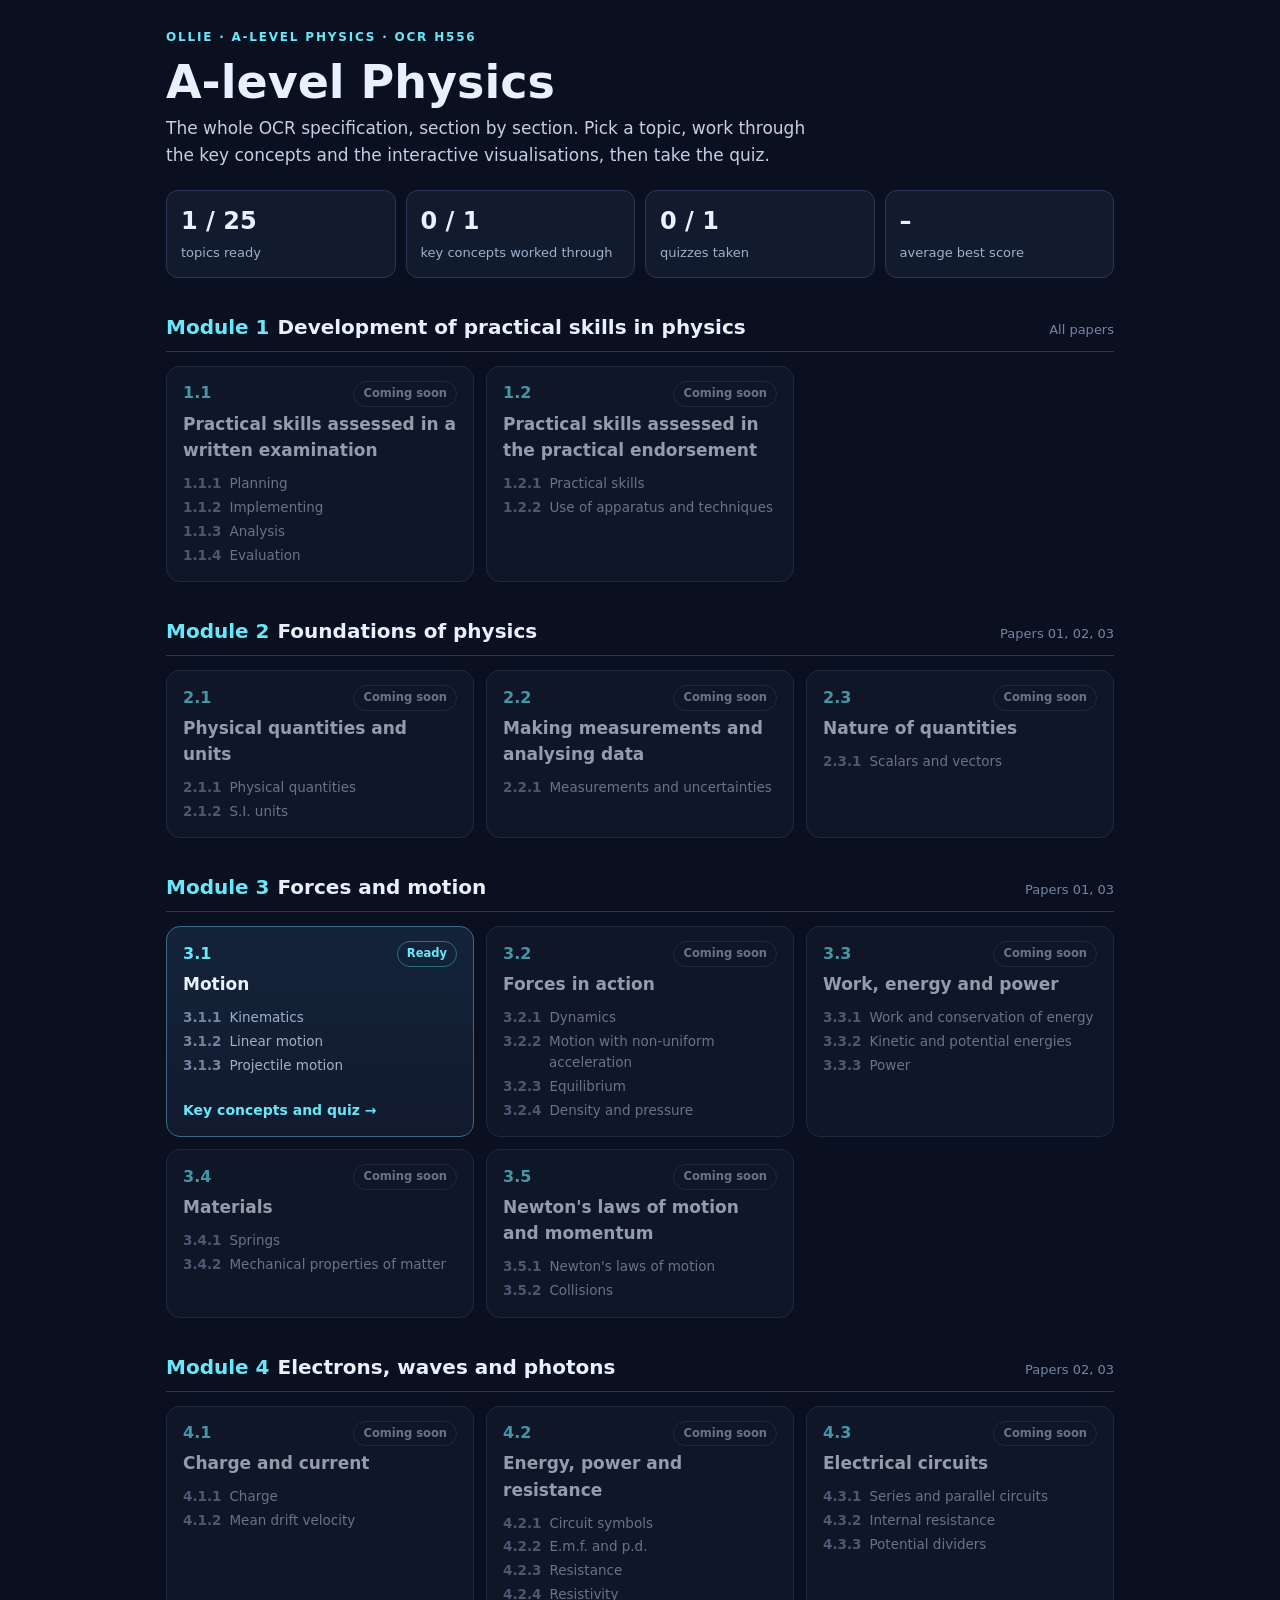
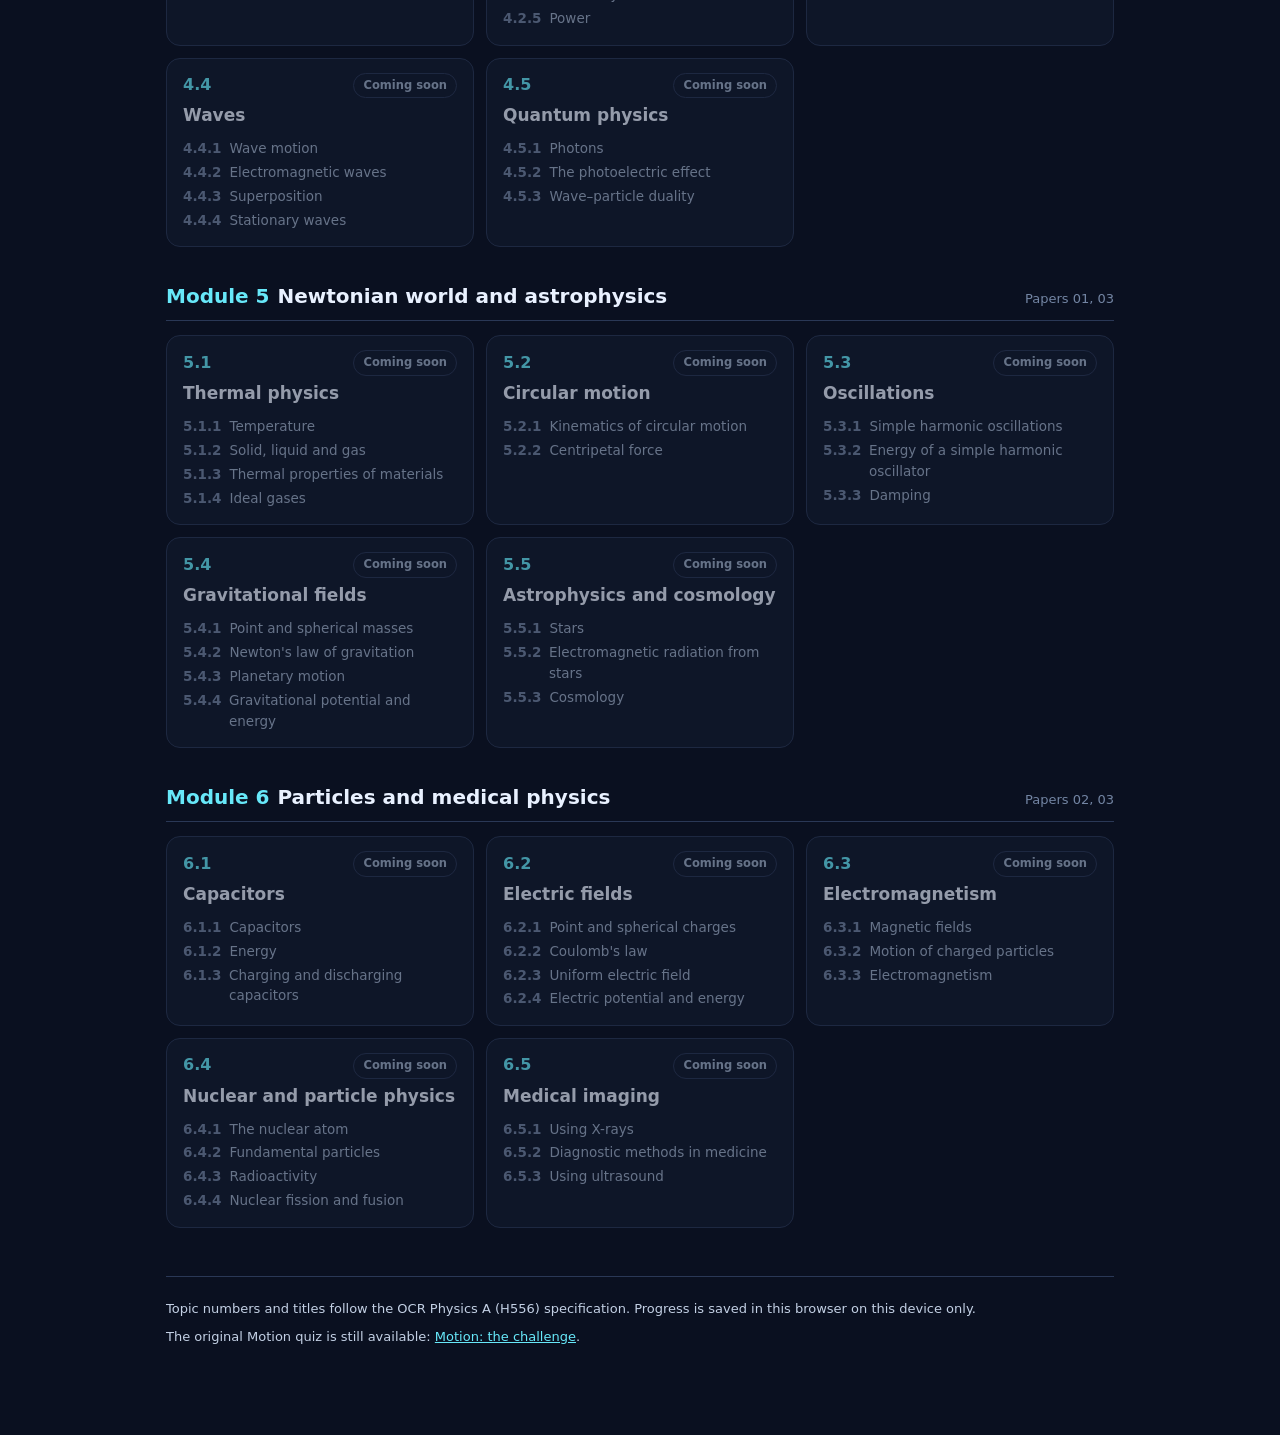
<file: index.html>
<!doctype html>
<html lang="en">
<head>
<meta charset="utf-8">
<meta name="viewport" content="width=device-width,initial-scale=1">
<title>Ollie’s A-level Physics</title>
<meta name="description" content="A-level Physics (OCR H556) key concepts, interactive motorsport visualisations and quizzes, topic by topic.">
<link rel="stylesheet" href="assets/css/site.css">
</head>
<body>
<main class="wrap">
  <header>
    <div class="tag">Ollie · A-level Physics · OCR H556</div>
    <h1>A-level Physics</h1>
    <p class="lede">The whole OCR specification, section by section. Pick a topic, work through the key concepts and the interactive visualisations, then take the quiz.</p>
    <div id="summary" class="summary"></div>
  </header>
  <div id="syllabus"></div>
  <footer>
    <p>Topic numbers and titles follow the OCR Physics A (H556) specification. Progress is saved in this browser on this device only.</p>
    <p>The original Motion quiz is still available: <a href="archive/motion-quiz-v1.html">Motion: the challenge</a>.</p>
  </footer>
</main>
<script src="assets/js/core.js"></script>
<script src="assets/js/syllabus.js"></script>
<script src="assets/js/home.js"></script>
</body>
</html>
</file>
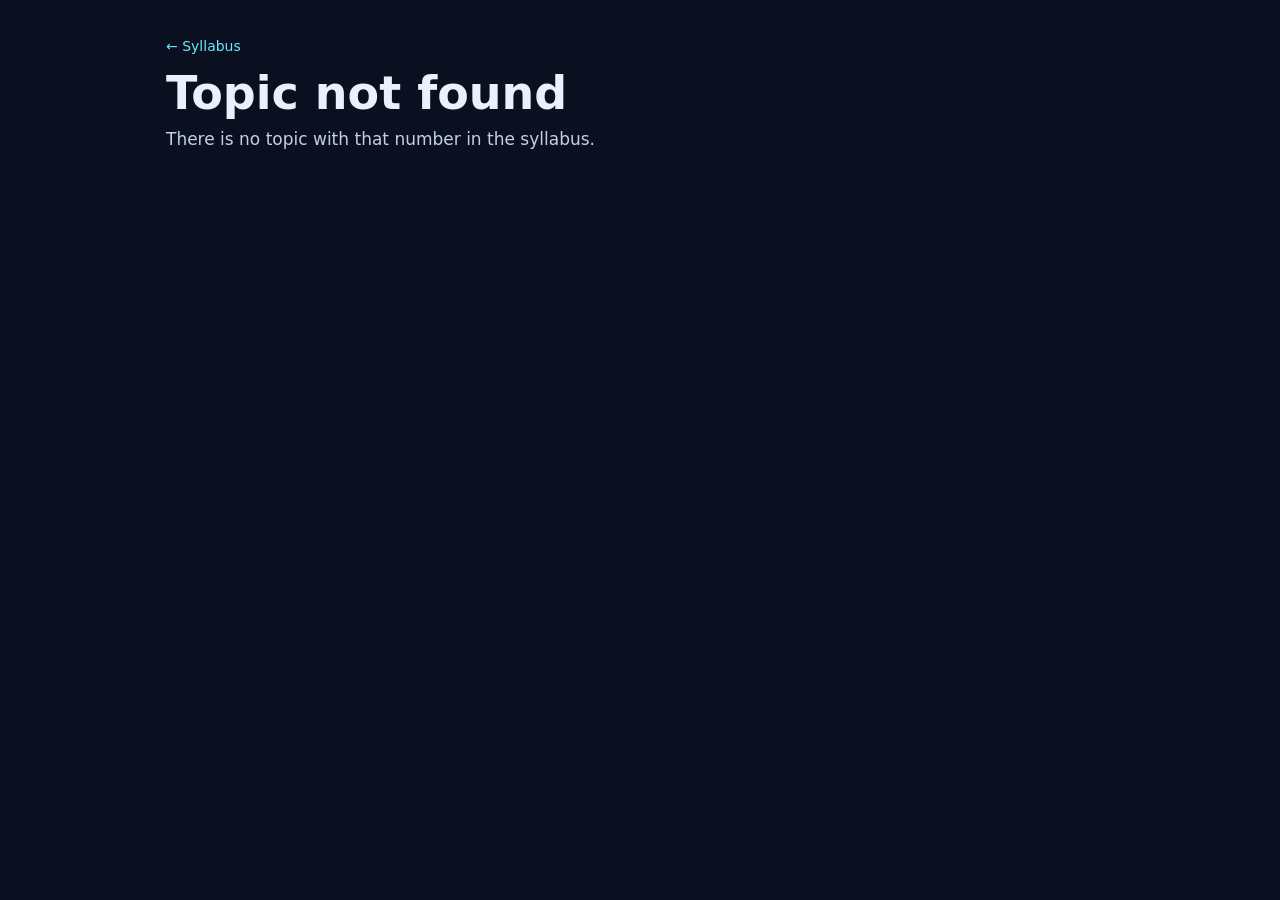
<file: topic.html>
<!doctype html>
<html lang="en">
<head>
<meta charset="utf-8">
<meta name="viewport" content="width=device-width,initial-scale=1">
<title>Ollie’s A-level Physics</title>
<link rel="stylesheet" href="assets/css/site.css">
</head>
<body>
<main class="wrap" id="app"></main>
<script src="assets/js/core.js"></script>
<script src="assets/js/syllabus.js"></script>
<script src="assets/js/viz.js"></script>
<script src="assets/js/topic.js"></script>
</body>
</html>
</file>
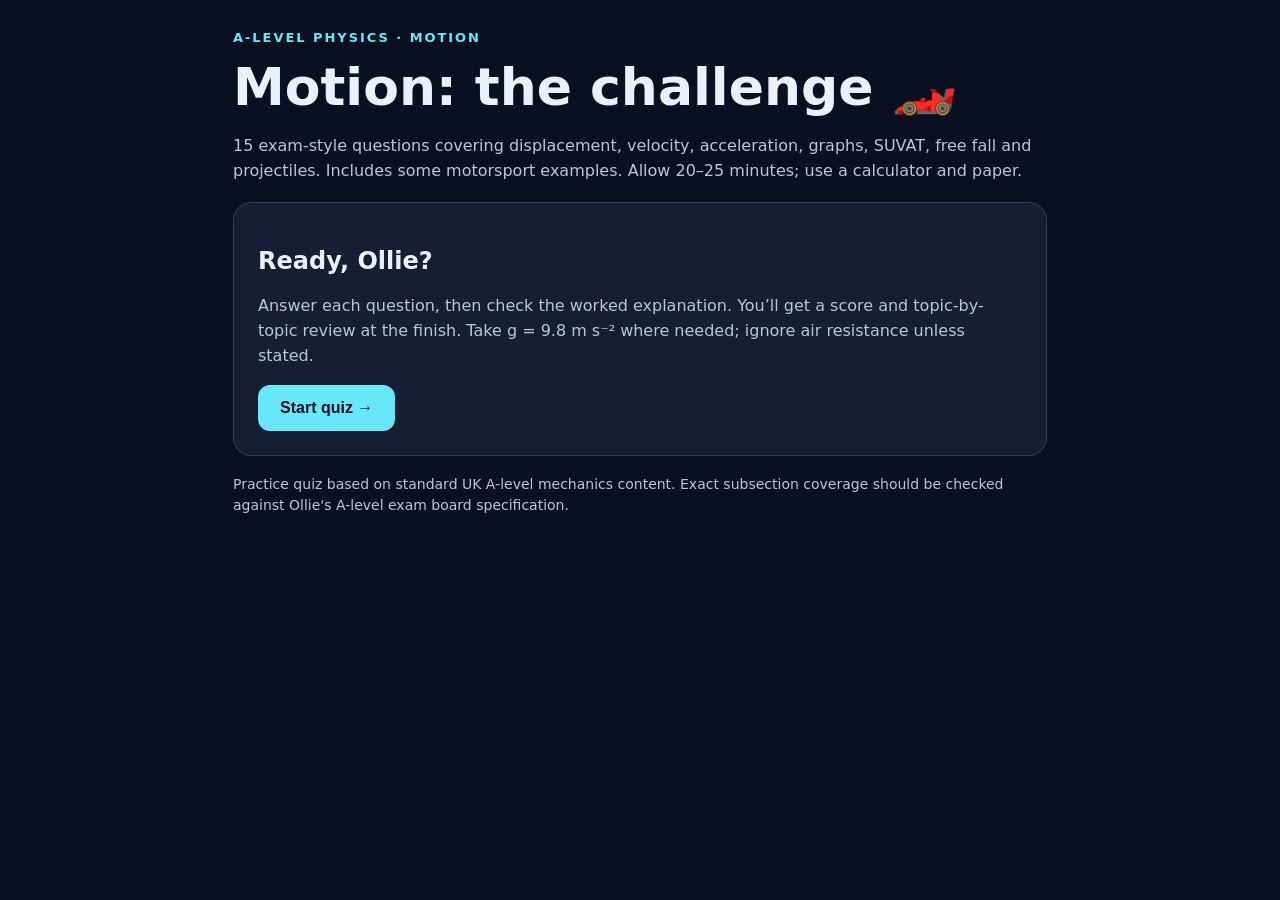
<file: archive/motion-quiz-v1.html>
<!doctype html><html lang="en"><head><meta charset="utf-8"><meta name="viewport" content="width=device-width,initial-scale=1"><title>Ollie's A-Level Physics | Motion Quiz</title><style>:root{font-family:system-ui,-apple-system,sans-serif;color:#e9f1ff;background:#0a1020}*{box-sizing:border-box}body{margin:0}main{max-width:850px;margin:auto;padding:30px 18px 80px}.tag{color:#67e8f9;font-size:13px;letter-spacing:.15em;font-weight:800}h1{font-size:clamp(32px,6vw,52px);margin:12px 0}p{line-height:1.55;color:#b7c7dd}.panel{background:#151e33;border:1px solid #31405e;border-radius:18px;padding:24px;margin:18px 0}.question{font-size:21px;font-weight:750;color:white;margin-bottom:18px}.option{display:block;width:100%;text-align:left;border:1px solid #42516b;background:#1c2941;color:#eff6ff;border-radius:12px;padding:15px;margin:10px 0;cursor:pointer;font-size:16px}.option:hover{border-color:#67e8f9}.option.selected{background:#164e63;border-color:#67e8f9}.option:disabled{cursor:default}.option.correct{border-color:#4ade80;background:#123f32}.option.wrong{border-color:#fb7185;background:#4c2338}.button{background:#67e8f9;color:#081224;border:0;border-radius:12px;padding:14px 22px;font-weight:800;cursor:pointer;font-size:16px}.button:disabled{opacity:.35;cursor:default}.muted{font-size:14px}.feedback{padding:15px;background:#0d172a;border-left:4px solid #67e8f9;border-radius:8px;margin:18px 0;line-height:1.6}.progress{height:9px;background:#25324a;border-radius:9px;overflow:hidden}.bar{height:100%;width:0;background:#67e8f9;transition:.2s}.topline{display:flex;justify-content:space-between;gap:15px;align-items:center}.hidden{display:none}#result h2{font-size:38px}.review{padding:14px;border-bottom:1px solid #30405c}.review b{color:#fff}a{color:#67e8f9}</style></head><body><main><div class="tag">A-LEVEL PHYSICS · MOTION</div><h1>Motion: the challenge 🏎️</h1><p>15 exam-style questions covering displacement, velocity, acceleration, graphs, SUVAT, free fall and projectiles. Includes some motorsport examples. Allow 20–25 minutes; use a calculator and paper.</p><div class="panel" id="intro"><h2>Ready, Ollie?</h2><p>Answer each question, then check the worked explanation. You’ll get a score and topic-by-topic review at the finish. Take g = 9.8 m s⁻² where needed; ignore air resistance unless stated.</p><button class="button" onclick="start()">Start quiz →</button></div><div id="play" class="hidden"><div class="topline"><span id="count"></span><span id="score"></span></div><div class="progress"><div class="bar" id="bar"></div></div><section class="panel"><div id="topic" class="tag"></div><div id="question" class="question"></div><div id="options"></div><div id="feedback" class="feedback hidden" aria-live="polite"></div><button class="button" id="next" onclick="next()" disabled>Check answer</button></section></div><div class="panel hidden" id="result"><h2 id="headline"></h2><p id="summary"></p><h3>Question review</h3><div id="review"></div><button class="button" onclick="restart()">Try again ↻</button></div><p class="muted">Practice quiz based on standard UK A-level mechanics content. Exact subsection coverage should be checked against Ollie's A-level exam board specification.</p></main><script>
const qs=[
{t:'Vectors and scalars',q:'A car drives 300 m east, then 400 m north. What is the magnitude of its displacement?',a:['700 m','500 m','100 m','350 m'],c:1,e:'Displacement is a vector. Use Pythagoras: √(300² + 400²) = 500 m; 700 m is the distance travelled.'},
{t:'Average velocity',q:'A runner moves 120 m east in 20 s, then 40 m west in 10 s. What is their average velocity?',a:['5.33 m s⁻¹ east','2.67 m s⁻¹ east','4.00 m s⁻¹ east','2.67 m s⁻¹ west'],c:1,e:'Net displacement = 120 − 40 = 80 m east. Total time = 30 s. Average velocity = 80/30 = 2.67 m s⁻¹ east.'},
{t:'Acceleration',q:'A racing car accelerates uniformly from 8 m s⁻¹ to 32 m s⁻¹ in 6 s. What is its acceleration?',a:['4 m s⁻²','6 m s⁻²','24 m s⁻²','5.33 m s⁻²'],c:0,e:'a = (v − u)/t = (32 − 8)/6 = 4 m s⁻².'},
{t:'Velocity–time graphs',q:'A car travels at 10 m s⁻¹ for 4 s, then accelerates uniformly to 20 m s⁻¹ over the next 6 s. What is the total displacement?',a:['100 m','130 m','160 m','150 m'],c:1,e:'Area under a velocity–time graph gives displacement. First rectangle = 10 × 4 = 40 m. Then trapezium = (10 + 20)/2 × 6 = 90 m. Total = 130 m.'},
{t:'Graph gradients',q:'What does the gradient of a displacement–time graph represent?',a:['Acceleration','Distance','Velocity','Resultant force'],c:2,e:'Gradient = change in displacement / change in time, which is velocity. Its sign gives direction.'},
{t:'SUVAT',q:'A vehicle starts from rest and accelerates uniformly at 3 m s⁻² for 8 s. How far does it travel?',a:['96 m','192 m','24 m','64 m'],c:0,e:'s = ut + ½at² = 0 + ½ × 3 × 8² = 96 m.'},
{t:'Braking distance',q:'A car travelling at 25 m s⁻¹ brakes uniformly at 5 m s⁻². What is its braking distance?',a:['62.5 m','125 m','50 m','100 m'],c:0,e:'v² = u² + 2as. With v = 0 and a = −5: 0 = 625 − 10s, so s = 62.5 m.'},
{t:'Free fall',q:'A stone is released from rest and falls freely for 3.0 s. How far does it fall?',a:['29.4 m','44.1 m','88.2 m','14.7 m'],c:1,e:'s = ½gt² = 0.5 × 9.8 × 3² = 44.1 m.'},
{t:'Vertical motion',q:'A ball is thrown vertically upwards at 19.6 m s⁻¹. How long does it take to reach its highest point?',a:['1.0 s','4.0 s','2.0 s','9.8 s'],c:2,e:'At the top, vertical velocity is zero. v = u + at gives 0 = 19.6 − 9.8t, hence t = 2.0 s.'},
{t:'Projectiles',q:'A ball is launched horizontally at 12 m s⁻¹ from a 19.6 m-high platform. How far horizontally does it travel before landing?',a:['12 m','19.6 m','48 m','24 m'],c:3,e:'Vertical fall: 19.6 = ½ × 9.8 × t², so t = 2 s. Horizontal displacement = 12 × 2 = 24 m.'},
{t:'Projectile components',q:'A projectile is launched at 20 m s⁻¹ at 30° above the horizontal. What is its initial vertical velocity?',a:['17.3 m s⁻¹','10.0 m s⁻¹','20.0 m s⁻¹','5.0 m s⁻¹'],c:1,e:'Vertical component = 20 sin 30° = 10.0 m s⁻¹. Horizontal component would be 20 cos 30°.'},
{t:'Projectile reasoning',q:'For a projectile with no air resistance, which statement is correct at its highest point?',a:['Its velocity and acceleration are both zero','Its horizontal velocity is zero','Its vertical velocity is zero but its acceleration is downward','Its acceleration changes direction'],c:2,e:'Vertical velocity is momentarily zero, but horizontal velocity remains constant. Acceleration is still 9.8 m s⁻² downward.'},
{t:'Interpreting motion',q:'A velocity–time graph is a straight line sloping down from +12 m s⁻¹ to −4 m s⁻¹ over 8 s. What is the acceleration?',a:['−2 m s⁻²','+2 m s⁻²','−1 m s⁻²','+1 m s⁻²'],c:0,e:'Gradient = (−4 − 12)/8 = −2 m s⁻². Negative velocity at the end indicates motion in the opposite direction.'},
{t:'Two-stage motion',q:'An F1 car accelerates uniformly from 10 to 30 m s⁻¹ over 100 m. What is its acceleration?',a:['2 m s⁻²','8 m s⁻²','4 m s⁻²','6 m s⁻²'],c:2,e:'v² = u² + 2as, so a = (30² − 10²)/(2 × 100) = 800/200 = 4 m s⁻².'},
{t:'Motion assumptions',q:'Which situation allows the constant-acceleration SUVAT equations to be used directly over the entire interval?',a:['A car with acceleration increasing steadily','A ball falling with significant changing air resistance','A vehicle travelling around a circular track at constant speed','A trolley moving along a straight track with constant acceleration'],c:3,e:'The SUVAT equations require constant acceleration over the interval. Constant speed around a curve still involves changing velocity direction.'}
];let i=0,chosen=null,checked=false,points=0,answers=[];function start(){document.getElementById('intro').classList.add('hidden');document.getElementById('play').classList.remove('hidden');render()}function render(){let x=qs[i];chosen=null;checked=false;document.getElementById('count').textContent=`Question ${i+1} of ${qs.length}`;document.getElementById('score').textContent=`Score: ${points}`;document.getElementById('bar').style.width=`${i/qs.length*100}%`;document.getElementById('topic').textContent=x.t;document.getElementById('question').textContent=x.q;document.getElementById('options').innerHTML='';x.a.forEach((a,j)=>{let b=document.createElement('button');b.className='option';b.textContent=String.fromCharCode(65+j)+'. '+a;b.onclick=()=>{if(checked)return;chosen=j;document.querySelectorAll('.option').forEach(z=>z.classList.remove('selected'));b.classList.add('selected');document.getElementById('next').disabled=false};document.getElementById('options').appendChild(b)});document.getElementById('feedback').classList.add('hidden');let n=document.getElementById('next');n.textContent='Check answer';n.disabled=true}function next(){if(!checked){checked=true;let x=qs[i],ok=chosen===x.c;if(ok)points++;answers.push({x,chosen,ok});document.querySelectorAll('.option').forEach((b,j)=>{b.disabled=true;if(j===x.c)b.classList.add('correct');else if(j===chosen)b.classList.add('wrong')});let f=document.getElementById('feedback');f.textContent=(ok?'✓ Correct! ':'✗ Not quite. ')+x.e;f.classList.remove('hidden');document.getElementById('score').textContent=`Score: ${points}`;document.getElementById('next').textContent=i===qs.length-1?'View results →':'Next question →'}else{if(++i===qs.length)finish();else render()}}function finish(){document.getElementById('play').classList.add('hidden');document.getElementById('result').classList.remove('hidden');document.getElementById('headline').textContent=`${points} / ${qs.length} · ${Math.round(points/qs.length*100)}%`;document.getElementById('summary').textContent=points>=13?'Excellent command of the topic. Review any missed explanations.':points>=10?'Strong effort. Review the missed topics and retry.':'Good diagnostic practice. Revisit the worked explanations and have another go.';document.getElementById('review').innerHTML=answers.map((r,j)=>`<div class="review"><b>${r.ok?'✓':'✗'} Q${j+1} — ${r.x.t}</b><p>${r.x.q}</p><p>Your answer: ${r.x.a[r.chosen]}<br>Correct answer: ${r.x.a[r.x.c]}</p><p>${r.x.e}</p></div>`).join('');window.scrollTo(0,0)}function restart(){i=0;chosen=null;checked=false;points=0;answers=[];document.getElementById('result').classList.add('hidden');document.getElementById('play').classList.remove('hidden');render();window.scrollTo(0,0)}
</script></body></html>
</file>
<file: assets/css/site.css>
/* Ollie Learning – shared styles. Dark "telemetry" theme. */
:root {
  --bg: #0a1020;
  --panel: #121a2e;
  --panel-2: #18233c;
  --inset: #0b1322;
  --line: #2a3856;
  --text: #e9f1ff;
  --muted: #9fb0c9;
  --dim: #7385a3;
  --accent: #67e8f9;
  --amber: #fbbf24;
  --good: #4ade80;
  --bad: #fb7185;
  --violet: #a78bfa;
  --radius: 14px;
  font-family: system-ui, -apple-system, "Segoe UI", Roboto, sans-serif;
  color: var(--text);
  background: var(--bg);
}
* { box-sizing: border-box; }
html { scroll-behavior: smooth; }
@media (prefers-reduced-motion: reduce) { html { scroll-behavior: auto; } }
body { margin: 0; background: var(--bg); line-height: 1.55; }
a { color: var(--accent); }
.wrap { max-width: 980px; margin: 0 auto; padding: 28px 16px 80px; }
.tag { color: var(--accent); font-size: 12px; letter-spacing: .15em; font-weight: 800; text-transform: uppercase; }
h1 { font-size: clamp(30px, 6vw, 46px); line-height: 1.1; margin: 10px 0 8px; }
h2 { font-size: 24px; margin: 40px 0 6px; }
h3 { font-size: 19px; margin: 0 0 8px; }
p { color: #c3d0e4; margin: 8px 0; }
.lede { font-size: 17px; max-width: 62ch; }
.muted { color: var(--muted); font-size: 14px; }
.num { font-variant-numeric: tabular-nums; }

/* buttons */
.btn { display: inline-flex; align-items: center; gap: 6px; background: var(--accent); color: #06111f; border: 0; border-radius: 10px; padding: 11px 18px; font: inherit; font-weight: 800; cursor: pointer; text-decoration: none; }
.btn:disabled { opacity: .35; cursor: default; }
.btn.ghost { background: transparent; color: var(--text); border: 1px solid var(--line); font-weight: 650; }
.btn.small { padding: 7px 12px; font-size: 14px; border-radius: 8px; }
.btn:focus-visible, a:focus-visible, button:focus-visible, input:focus-visible, textarea:focus-visible { outline: 2px solid var(--amber); outline-offset: 2px; }

/* ---------- home ---------- */
.summary { display: grid; grid-template-columns: repeat(auto-fit, minmax(150px, 1fr)); gap: 10px; margin: 22px 0 6px; }
.stat { background: var(--panel); border: 1px solid var(--line); border-radius: 12px; padding: 12px 14px; }
.stat b { display: block; font-size: 24px; font-variant-numeric: tabular-nums; }
.stat span { color: var(--muted); font-size: 13px; }
.module { margin-top: 34px; }
.module-head { display: flex; justify-content: space-between; align-items: baseline; gap: 12px; flex-wrap: wrap; border-bottom: 1px solid var(--line); padding-bottom: 8px; }
.module-head h2 { margin: 0; font-size: 20px; }
.module-head h2 span { color: var(--accent); margin-right: 8px; }
.module-head small { color: var(--dim); font-size: 13px; }
.topics { display: grid; grid-template-columns: repeat(auto-fill, minmax(280px, 1fr)); gap: 12px; margin-top: 14px; }
.topic { display: flex; flex-direction: column; background: var(--panel); border: 1px solid var(--line); border-radius: var(--radius); padding: 14px 16px; color: inherit; text-decoration: none; }
.topic.live { border-color: #3d6b86; background: linear-gradient(180deg, #14233a, var(--panel)); }
.topic.live:hover { border-color: var(--accent); }
.topic.soon { opacity: .62; }
.topic-top { display: flex; justify-content: space-between; align-items: center; gap: 8px; }
.topic-num { color: var(--accent); font-weight: 800; font-variant-numeric: tabular-nums; }
.topic h3 { font-size: 17px; margin: 4px 0 8px; }
.topic ul { list-style: none; margin: 0; padding: 0; color: var(--muted); font-size: 13.5px; flex: 1; }
.topic li { display: flex; gap: 8px; padding: 1.5px 0; }
.topic li b { color: var(--dim); font-weight: 600; font-variant-numeric: tabular-nums; min-width: 38px; }
.topic-foot { margin-top: 12px; font-size: 14px; font-weight: 700; color: var(--accent); }
.pill { font-size: 11.5px; font-weight: 700; padding: 3px 9px; border-radius: 99px; border: 1px solid var(--line); color: var(--muted); white-space: nowrap; }
.pill.read { color: var(--amber); border-color: #6b5a22; }
.pill.done { color: var(--good); border-color: #256b45; }
.pill.new { color: var(--accent); border-color: #2b6f80; }
footer { margin-top: 48px; color: var(--dim); font-size: 13px; border-top: 1px solid var(--line); padding-top: 14px; }

/* ---------- topic page ---------- */
.crumb { font-size: 14px; }
.crumb a { text-decoration: none; }
.tabs { display: flex; gap: 6px; margin: 20px 0 0; border-bottom: 1px solid var(--line); }
.tab { background: none; border: 0; color: var(--muted); font: inherit; font-weight: 750; padding: 11px 16px; cursor: pointer; border-bottom: 3px solid transparent; margin-bottom: -1px; }
.tab[aria-selected="true"] { color: var(--text); border-bottom-color: var(--accent); }
.subnav { display: flex; gap: 8px; flex-wrap: wrap; margin: 18px 0 0; }
.subnav a { text-decoration: none; font-size: 14px; border: 1px solid var(--line); border-radius: 99px; padding: 5px 12px; color: var(--text); }
.subnav a b { color: var(--accent); }
.section > h2 { scroll-margin-top: 16px; }
.section > h2 span { color: var(--accent); margin-right: 8px; }
.block { background: var(--panel); border: 1px solid var(--line); border-radius: var(--radius); padding: 20px; margin: 16px 0; }
.block ul { margin: 8px 0; padding-left: 20px; color: #c3d0e4; }
.block li { margin: 5px 0; }
.block li b, .block p b { color: var(--text); }
.refs { display: flex; gap: 6px; flex-wrap: wrap; margin: 0 0 10px; }
.ref { font-size: 11.5px; font-weight: 700; color: var(--accent); border: 1px solid #2b6f80; border-radius: 6px; padding: 2px 7px; cursor: help; font-variant-numeric: tabular-nums; }
details.spec { margin: 0 0 10px; font-size: 13.5px; color: var(--muted); }
details.spec summary { cursor: pointer; color: var(--dim); }
details.spec ul { margin: 6px 0 0; }
.eqn { background: var(--inset); border: 1px solid var(--line); border-radius: 10px; padding: 12px 16px; margin: 12px 0; font-size: 18px; display: flex; flex-wrap: wrap; gap: 8px 30px; align-items: center; }
.eqn small { font-size: 13px; color: var(--muted); font-family: system-ui, sans-serif; }
.mth { font-family: "Cambria Math", Cambria, "STIX Two Math", Georgia, "Times New Roman", serif; white-space: nowrap; font-size: 1.06em; }
.mth sub, .mth sup { font-size: .72em; line-height: 0; }
.example { background: var(--inset); border-left: 3px solid var(--amber); border-radius: 8px; padding: 12px 16px; margin: 14px 0 4px; }
.example h4 { margin: 0 0 6px; font-size: 13px; letter-spacing: .1em; text-transform: uppercase; color: var(--amber); }
.example p { margin: 5px 0; }
.traps { border-left: 3px solid var(--bad); background: #1c1626; border-radius: 8px; padding: 10px 16px; margin: 14px 0 0; }
.traps h4 { margin: 0 0 4px; font-size: 13px; letter-spacing: .1em; text-transform: uppercase; color: var(--bad); }
.traps ul { margin: 4px 0; }
table.cmp { width: 100%; border-collapse: collapse; font-size: 14.5px; margin: 10px 0; }
table.cmp th, table.cmp td { text-align: left; padding: 7px 10px; border-bottom: 1px solid var(--line); vertical-align: top; }
table.cmp th { color: var(--muted); font-size: 12px; text-transform: uppercase; letter-spacing: .06em; }
.table-scroll { overflow-x: auto; }
.diagram { background: var(--inset); border: 1px solid var(--line); border-radius: 10px; padding: 8px; margin: 12px 0; }
.diagram svg { display: block; width: 100%; max-width: 600px; height: auto; margin: 0 auto; }
.done-bar { display: flex; flex-wrap: wrap; gap: 12px; align-items: center; justify-content: space-between; background: var(--panel-2); border: 1px solid var(--line); border-radius: var(--radius); padding: 16px 20px; margin-top: 26px; }
.done-bar label { display: flex; gap: 10px; align-items: center; font-weight: 650; cursor: pointer; }
.done-bar input { width: 20px; height: 20px; accent-color: var(--accent); }

/* ---------- visualisations ---------- */
.viz { background: var(--inset); border: 1px solid var(--line); border-radius: 12px; padding: 14px; margin: 16px 0 6px; }
.viz-head { display: flex; align-items: center; gap: 10px; flex-wrap: wrap; }
.viz-tag { font-size: 10.5px; letter-spacing: .14em; text-transform: uppercase; font-weight: 800; color: #06111f; background: var(--accent); border-radius: 5px; padding: 2px 7px; }
.viz-hint { font-size: 14px; color: var(--muted); margin: 6px 0 10px; }
.viz-canvas { width: 100%; }
.viz-canvas canvas { display: block; width: 100%; border-radius: 8px; }
.viz-player { display: flex; align-items: center; gap: 10px; margin-top: 10px; }
.viz-player input[type=range] { flex: 1; }
.viz-controls { display: grid; grid-template-columns: repeat(auto-fit, minmax(220px, 1fr)); gap: 8px 22px; margin-top: 12px; }
.ctl { display: grid; grid-template-columns: 1fr auto; gap: 2px 8px; font-size: 13.5px; }
.ctl span { color: var(--muted); }
.ctl output { color: var(--text); font-variant-numeric: tabular-nums; font-weight: 650; }
.ctl input { grid-column: 1 / -1; width: 100%; }
input[type=range] { accent-color: var(--accent); height: 22px; }
.viz-toggles { display: flex; gap: 6px 18px; flex-wrap: wrap; margin-top: 10px; font-size: 13.5px; color: var(--muted); }
.viz-toggles label { display: flex; gap: 6px; align-items: center; cursor: pointer; }
.viz-toggles input { accent-color: var(--accent); width: 16px; height: 16px; }
.viz-buttons { display: flex; gap: 8px; flex-wrap: wrap; margin-top: 10px; }
.viz-read { display: grid; grid-template-columns: repeat(auto-fit, minmax(130px, 1fr)); gap: 8px; margin-top: 12px; }
.tile { background: var(--panel); border: 1px solid var(--line); border-radius: 9px; padding: 7px 10px; }
.tile span { display: block; font-size: 11.5px; color: var(--muted); }
.tile b { font-size: 16px; font-variant-numeric: tabular-nums; }
.viz-note { font-size: 14px; color: #c3d0e4; margin: 10px 2px 0; min-height: 1.5em; }

/* ---------- quiz ---------- */
.quiz-panel { background: var(--panel); border: 1px solid var(--line); border-radius: var(--radius); padding: 22px; margin: 18px 0; }
.quiz-top { display: flex; justify-content: space-between; gap: 12px; font-size: 14px; color: var(--muted); margin-top: 18px; }
.progress { height: 8px; background: #25324a; border-radius: 8px; overflow: hidden; margin-top: 8px; }
.progress div { height: 100%; width: 0; background: var(--accent); transition: width .2s; }
.q-meta { display: flex; gap: 8px; flex-wrap: wrap; align-items: center; margin-bottom: 10px; }
.q-kind { font-size: 11.5px; font-weight: 800; letter-spacing: .1em; text-transform: uppercase; color: var(--amber); }
.q-text { font-size: 18.5px; font-weight: 650; color: #fff; margin: 0 0 14px; }
.q-text p { color: #fff; margin: 0 0 8px; }
.q-fig { background: var(--inset); border: 1px solid var(--line); border-radius: 10px; padding: 8px; margin: 0 0 14px; max-width: 460px; }
.q-fig svg { display: block; width: 100%; height: auto; }
.opt { display: block; width: 100%; text-align: left; border: 1px solid #42516b; background: #1c2941; color: #eff6ff; border-radius: 11px; padding: 13px 14px; margin: 9px 0; cursor: pointer; font: inherit; }
.opt:hover:not(:disabled) { border-color: var(--accent); }
.opt.sel { background: #164e63; border-color: var(--accent); }
.opt:disabled { cursor: default; }
.opt.right { border-color: var(--good); background: #123f32; }
.opt.wrong { border-color: var(--bad); background: #4c2338; }
.num-row { display: flex; gap: 10px; align-items: center; flex-wrap: wrap; margin: 6px 0 4px; }
.num-row input { font: inherit; font-size: 18px; width: 170px; padding: 10px 12px; border-radius: 10px; border: 1px solid #42516b; background: #0d172a; color: #fff; }
.num-row .unit { font-size: 17px; }
.written textarea { width: 100%; min-height: 120px; font: inherit; padding: 12px; border-radius: 10px; border: 1px solid #42516b; background: #0d172a; color: #fff; resize: vertical; }
.scheme { list-style: none; padding: 0; margin: 10px 0; }
.scheme li { display: flex; gap: 10px; align-items: flex-start; padding: 8px 10px; border: 1px solid var(--line); border-radius: 9px; margin: 6px 0; background: var(--inset); }
.scheme input { width: 18px; height: 18px; margin-top: 3px; accent-color: var(--good); flex: none; }
.scheme label { cursor: pointer; color: #dbe6f6; }
.feedback { padding: 14px 16px; background: #0d172a; border-left: 4px solid var(--accent); border-radius: 8px; margin: 16px 0; }
.feedback.ok { border-left-color: var(--good); }
.feedback.no { border-left-color: var(--bad); }
.feedback h4 { margin: 0 0 6px; font-size: 15px; }
.feedback p { margin: 5px 0; }
.q-actions { display: flex; gap: 10px; flex-wrap: wrap; align-items: center; margin-top: 12px; }
.score-big { font-size: clamp(38px, 9vw, 60px); font-weight: 850; line-height: 1; margin: 6px 0; font-variant-numeric: tabular-nums; }
.bars { display: grid; gap: 10px; margin: 16px 0; }
.bar-row { display: grid; grid-template-columns: minmax(120px, 220px) 1fr auto; gap: 10px; align-items: center; font-size: 14px; }
.bar-row .track { height: 10px; background: #25324a; border-radius: 6px; overflow: hidden; }
.bar-row .track div { height: 100%; background: var(--accent); }
.review { border-top: 1px solid var(--line); padding: 10px 0; }
.review summary { cursor: pointer; font-weight: 650; }
.review .mark { font-variant-numeric: tabular-nums; color: var(--muted); font-weight: 500; }
.hidden { display: none !important; }

@media (max-width: 520px) {
  .block { padding: 16px 14px; }
  .quiz-panel { padding: 16px 14px; }
  .viz { padding: 10px; }
  .eqn { font-size: 16.5px; }
}
</file>
